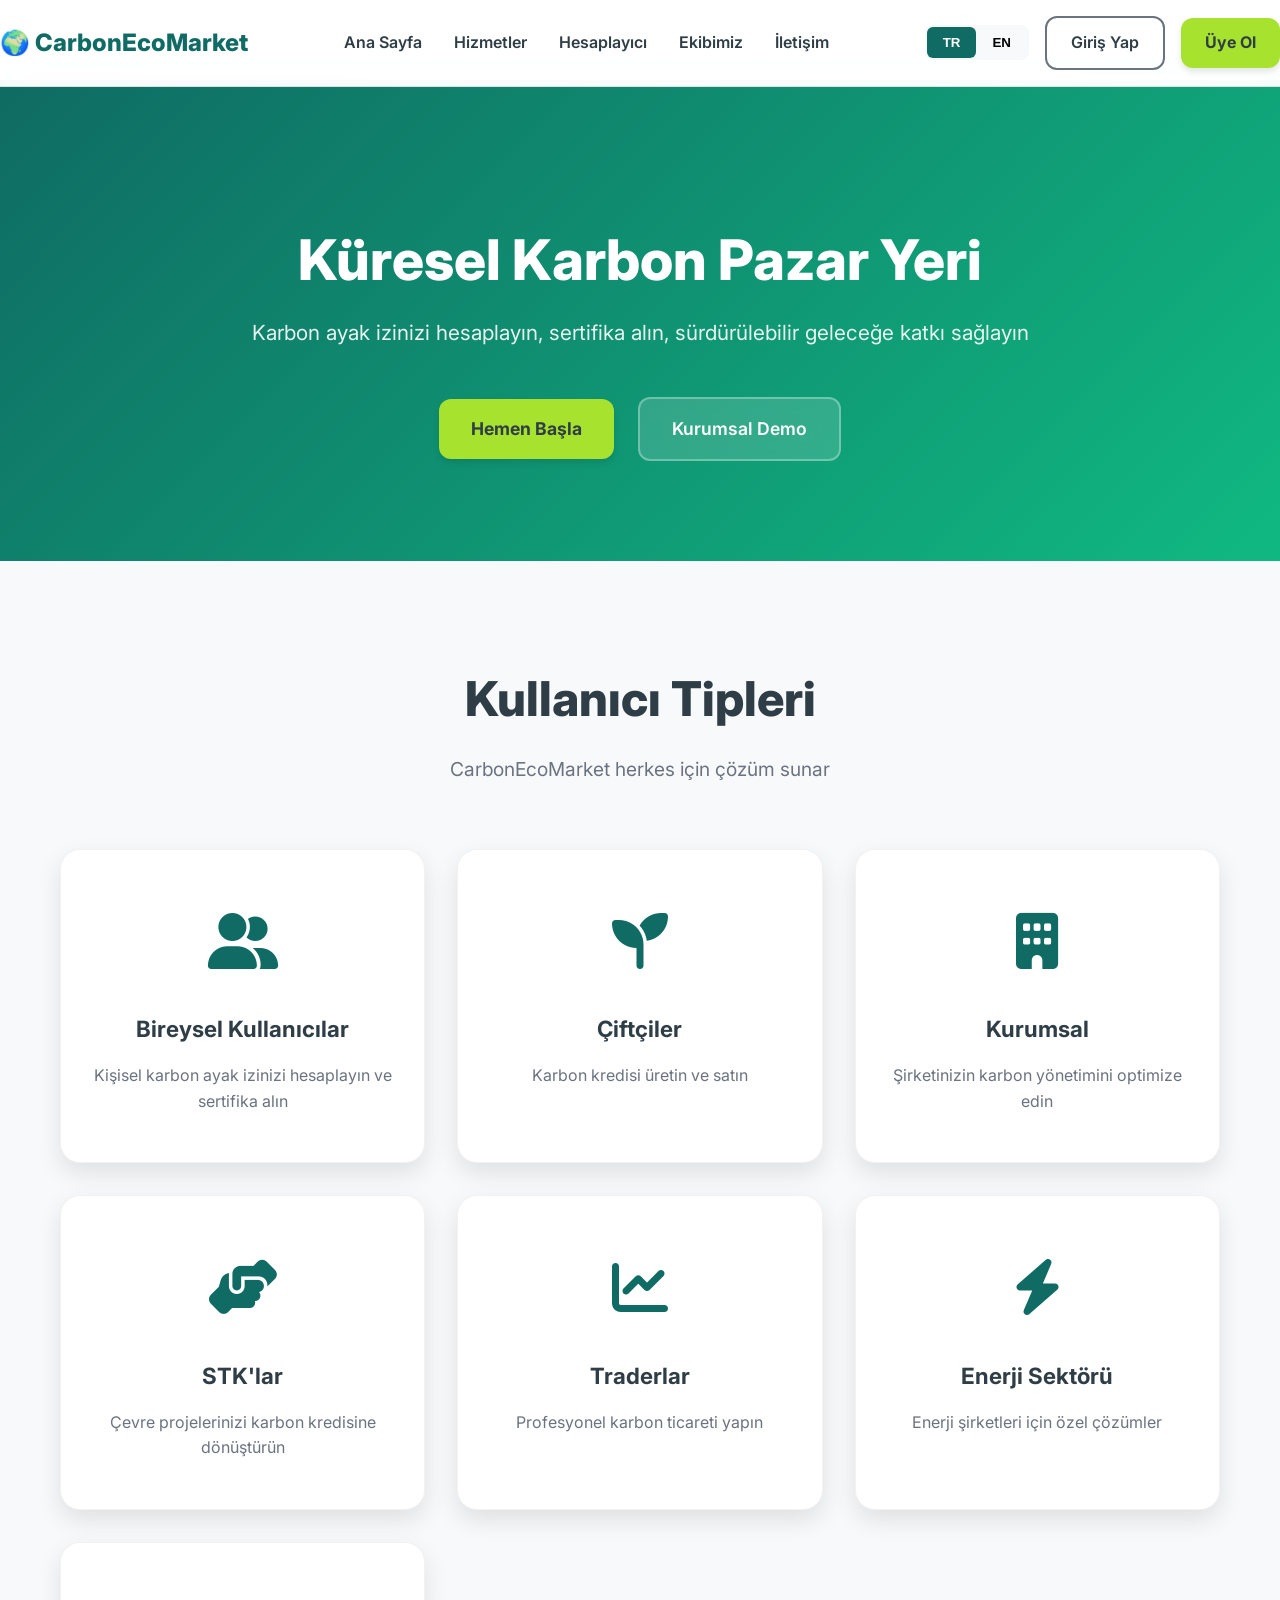
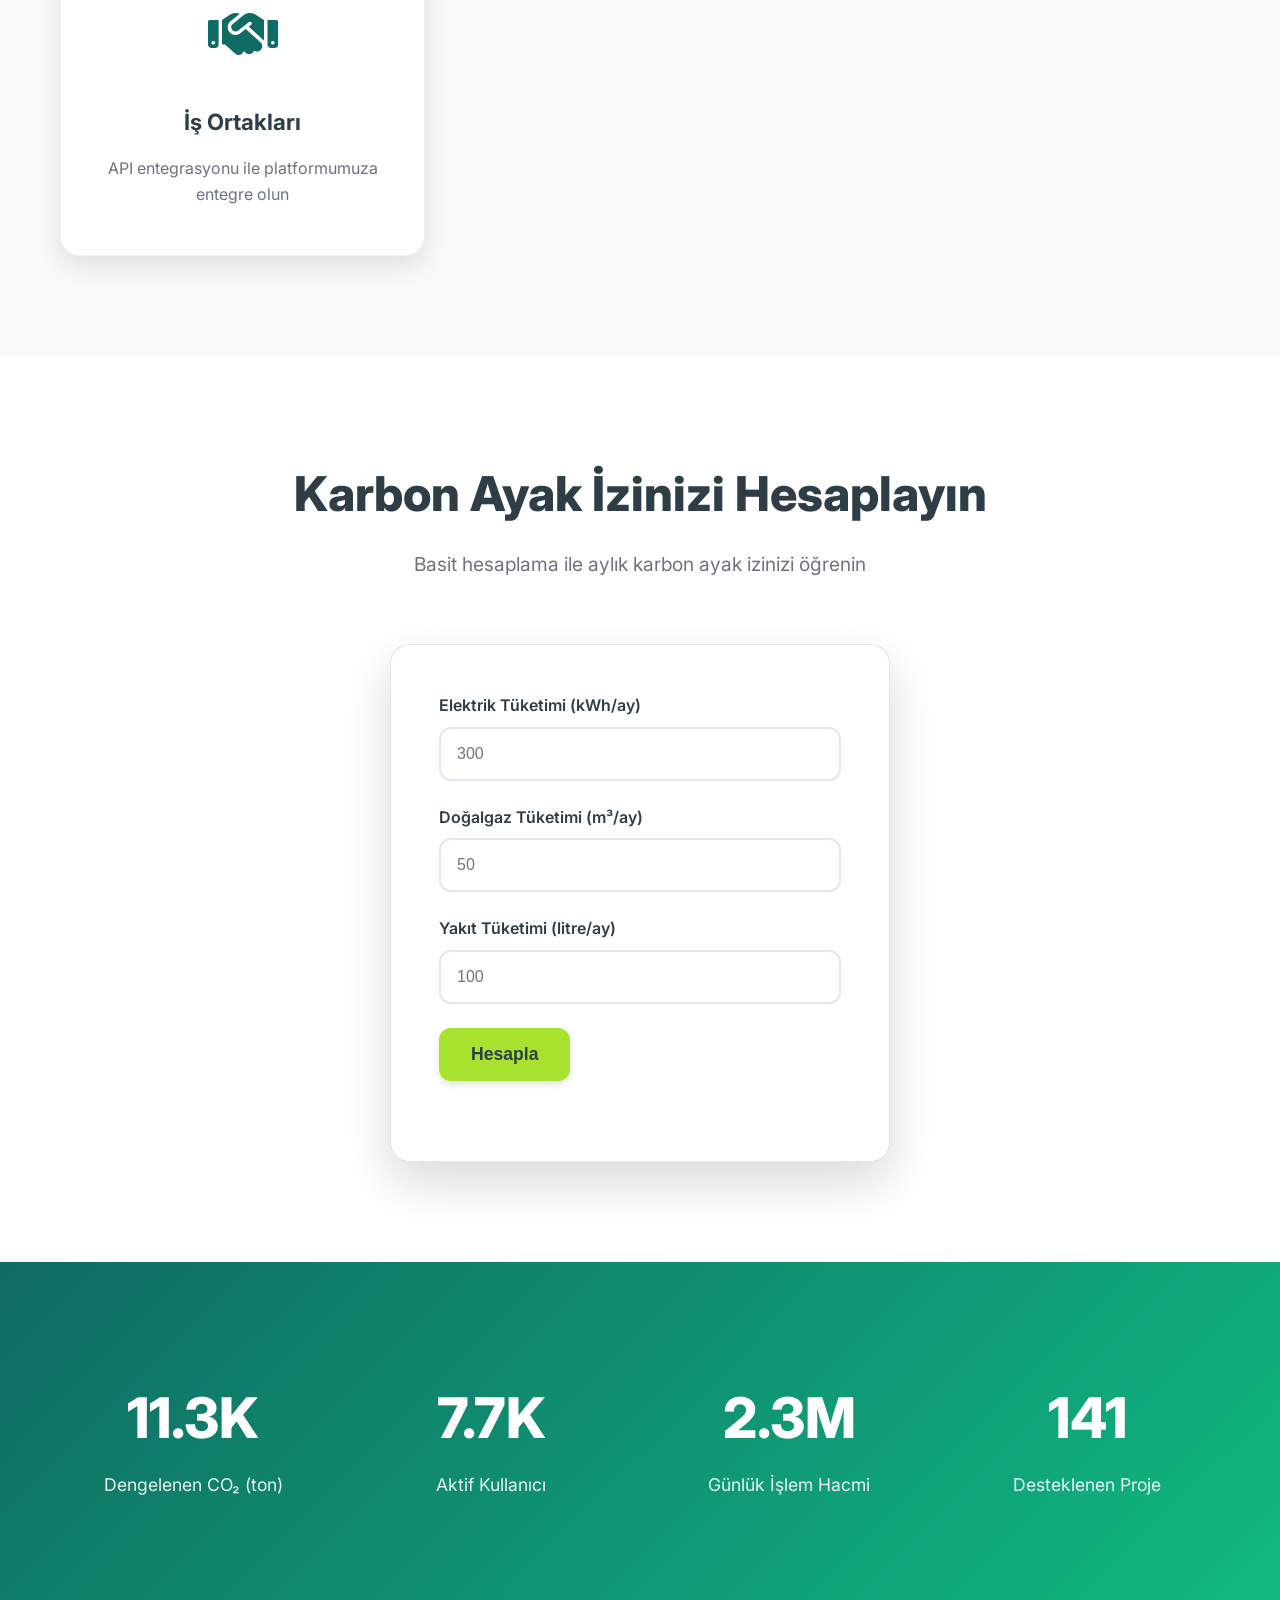
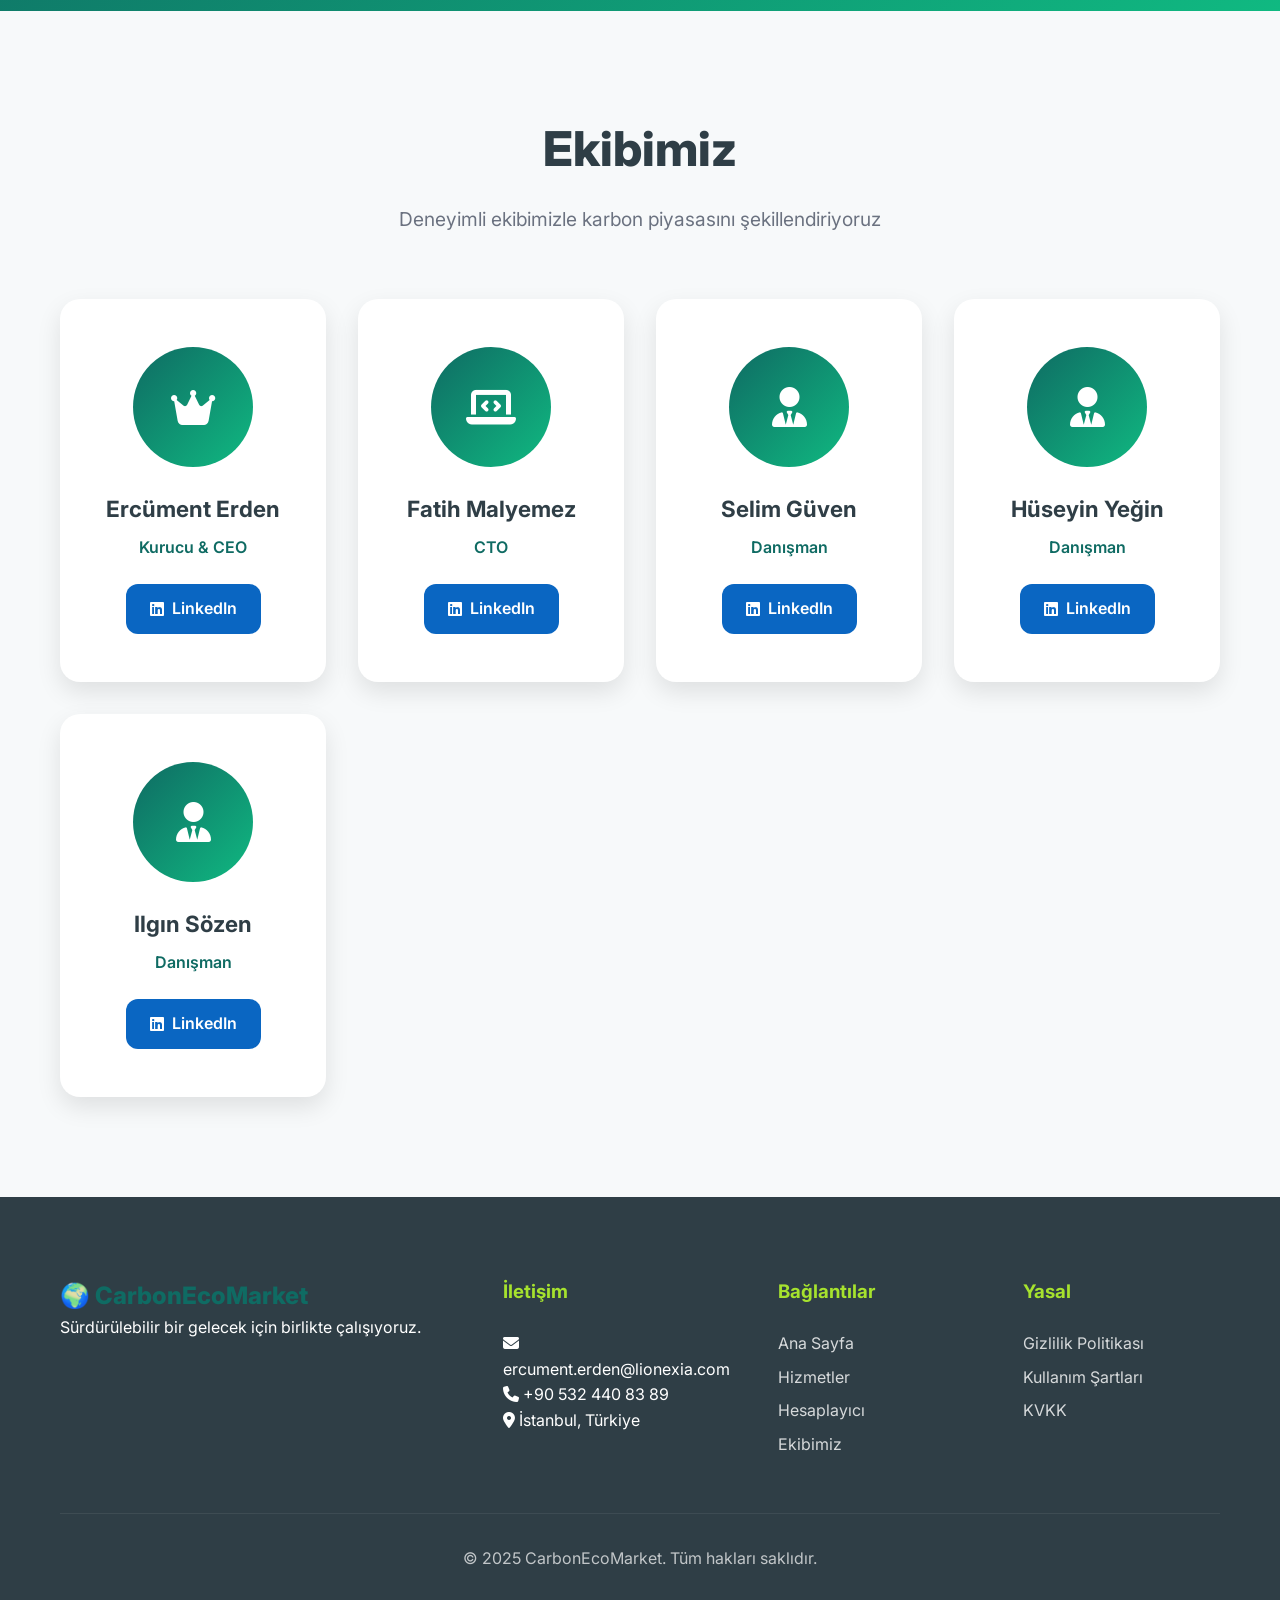
<file: index.html>
<!DOCTYPE html>
<html lang="tr">
<head>
    <meta charset="UTF-8">
    <meta name="viewport" content="width=device-width, initial-scale=1.0">
    <title>CarbonEcoMarket - Küresel Karbon Pazar Yeri</title>
    <link href="https://fonts.googleapis.com/css2?family=Inter:wght@300;400;500;600;700;800;900&display=swap" rel="stylesheet">
    <link rel="stylesheet" href="https://cdnjs.cloudflare.com/ajax/libs/font-awesome/6.4.0/css/all.min.css">
    <link rel="stylesheet" href="./css/style.css">
    <link rel="stylesheet" href="./css/responsive.css">
</head>
<body>
    <!-- Navigation -->
    <nav class="navbar">
        <div class="nav-container">
            <div class="logo">
                <span>🌍 CarbonEcoMarket</span>
            </div>
            <ul class="nav-menu">
                <li><a href="#home" data-i18n="nav.home">Ana Sayfa</a></li>
                <li><a href="#services" data-i18n="nav.services">Hizmetler</a></li>
                <li><a href="#calculator" data-i18n="nav.calculator">Hesaplayıcı</a></li>
                <li><a href="#team" data-i18n="nav.team">Ekibimiz</a></li>
                <li><a href="#contact" data-i18n="nav.contact">İletişim</a></li>
            </ul>
            <div class="nav-actions">
                <div class="language-switcher">
                    <button class="lang-btn active" data-lang="tr">TR</button>
                    <button class="lang-btn" data-lang="en">EN</button>
                </div>
                <a href="#" class="btn btn-login" data-i18n="nav.login">Giriş Yap</a>
                <a href="#" class="btn btn-primary" data-i18n="nav.signup">Üye Ol</a>
            </div>
        </div>
    </nav>

    <!-- Hero Section -->
    <section id="home" class="hero">
        <div class="container">
            <div class="hero-content">
                <h1 class="hero-title" data-i18n="hero.title">Küresel Karbon Pazar Yeri</h1>
                <p class="hero-subtitle" data-i18n="hero.subtitle">Karbon ayak izinizi hesaplayın, sertifika alın, sürdürülebilir geleceğe katkı sağlayın</p>
                <div class="hero-actions">
                    <a href="#calculator" class="btn btn-primary btn-large" data-i18n="hero.cta1">
                        <i class="fas fa-rocket"></i>
                        Hemen Başla
                    </a>
                    <a href="#contact" class="btn btn-secondary btn-large" data-i18n="hero.cta2">
                        <i class="fas fa-chart-line"></i>
                        Kurumsal Demo
                    </a>
                </div>
            </div>
        </div>
    </section>

    <!-- User Types -->
    <section id="services" class="user-types">
        <div class="container">
            <div class="section-header">
                <h2 data-i18n="services.title">Kullanıcı Tipleri</h2>
                <p data-i18n="services.subtitle">CarbonEcoMarket herkes için çözüm sunar</p>
            </div>
            <div class="user-grid">
                <div class="user-card">
                    <div class="user-icon">
                        <i class="fas fa-user-friends"></i>
                    </div>
                    <h3 data-i18n="services.individual.title">Bireysel Kullanıcılar</h3>
                    <p data-i18n="services.individual.desc">Kişisel karbon ayak izinizi hesaplayın ve sertifika alın</p>
                </div>
                <div class="user-card">
                    <div class="user-icon">
                        <i class="fas fa-seedling"></i>
                    </div>
                    <h3 data-i18n="services.farmers.title">Çiftçiler</h3>
                    <p data-i18n="services.farmers.desc">Karbon kredisi üretin ve satın</p>
                </div>
                <div class="user-card">
                    <div class="user-icon">
                        <i class="fas fa-building"></i>
                    </div>
                    <h3 data-i18n="services.corporate.title">Kurumsal</h3>
                    <p data-i18n="services.corporate.desc">Şirketinizin karbon yönetimini optimize edin</p>
                </div>
                <div class="user-card">
                    <div class="user-icon">
                        <i class="fas fa-hands-helping"></i>
                    </div>
                    <h3 data-i18n="services.ngo.title">STK'lar</h3>
                    <p data-i18n="services.ngo.desc">Çevre projelerinizi karbon kredisine dönüştürün</p>
                </div>
                <div class="user-card">
                    <div class="user-icon">
                        <i class="fas fa-chart-line"></i>
                    </div>
                    <h3 data-i18n="services.traders.title">Traderlar</h3>
                    <p data-i18n="services.traders.desc">Profesyonel karbon ticareti yapın</p>
                </div>
                <div class="user-card">
                    <div class="user-icon">
                        <i class="fas fa-bolt"></i>
                    </div>
                    <h3 data-i18n="services.energy.title">Enerji Sektörü</h3>
                    <p data-i18n="services.energy.desc">Enerji şirketleri için özel çözümler</p>
                </div>
                <div class="user-card">
                    <div class="user-icon">
                        <i class="fas fa-handshake"></i>
                    </div>
                    <h3 data-i18n="services.partners.title">İş Ortakları</h3>
                    <p data-i18n="services.partners.desc">API entegrasyonu ile platformumuza entegre olun</p>
                </div>
            </div>
        </div>
    </section>

    <!-- Calculator -->
    <section id="calculator" class="calculator">
        <div class="container">
            <div class="section-header">
                <h2 data-i18n="calculator.title">Karbon Ayak İzinizi Hesaplayın</h2>
                <p data-i18n="calculator.subtitle">Basit hesaplama ile aylık karbon ayak izinizi öğrenin</p>
            </div>
            <div class="calculator-widget">
                <div class="calc-form">
                    <div class="form-group">
                        <label for="electricity" data-i18n="calculator.electricity">Elektrik Tüketimi (kWh/ay)</label>
                        <input type="number" id="electricity" placeholder="300">
                    </div>
                    <div class="form-group">
                        <label for="gas" data-i18n="calculator.gas">Doğalgaz Tüketimi (m³/ay)</label>
                        <input type="number" id="gas" placeholder="50">
                    </div>
                    <div class="form-group">
                        <label for="fuel" data-i18n="calculator.fuel">Yakıt Tüketimi (litre/ay)</label>
                        <input type="number" id="fuel" placeholder="100">
                    </div>
                    <button class="btn btn-primary btn-large" id="calculate-btn" data-i18n="calculator.button">
                        <i class="fas fa-calculator"></i>
                        Hesapla
                    </button>
                </div>
                <div class="calc-result" id="calc-result"></div>
            </div>
        </div>
    </section>

    <!-- Statistics -->
    <section class="statistics">
        <div class="container">
            <div class="stats-grid">
                <div class="stat-item">
                    <div class="stat-number" data-target="12500">0</div>
                    <div class="stat-label" data-i18n="stats.co2">Dengelenen CO₂ (ton)</div>
                </div>
                <div class="stat-item">
                    <div class="stat-number" data-target="8500">0</div>
                    <div class="stat-label" data-i18n="stats.users">Aktif Kullanıcı</div>
                </div>
                <div class="stat-item">
                    <div class="stat-number" data-target="2500000">0</div>
                    <div class="stat-label" data-i18n="stats.volume">Günlük İşlem Hacmi</div>
                </div>
                <div class="stat-item">
                    <div class="stat-number" data-target="156">0</div>
                    <div class="stat-label" data-i18n="stats.projects">Desteklenen Proje</div>
                </div>
            </div>
        </div>
    </section>

    <!-- Team Section -->
    <section id="team" class="team">
        <div class="container">
            <div class="section-header">
                <h2 data-i18n="team.title">Ekibimiz</h2>
                <p data-i18n="team.subtitle">Deneyimli ekibimizle karbon piyasasını şekillendiriyoruz</p>
            </div>
            <div class="team-grid">
                <div class="team-card">
                    <div class="team-photo">
                        <i class="fas fa-crown"></i>
                    </div>
                    <h3>Ercüment Erden</h3>
                    <p class="team-role" data-i18n="team.ceo">Kurucu & CEO</p>
                    <a href="https://www.linkedin.com/in/erc%C3%BCment-erden/" class="linkedin-btn" target="_blank">
                        <i class="fab fa-linkedin"></i>
                        LinkedIn
                    </a>
                </div>
                <div class="team-card">
                    <div class="team-photo">
                        <i class="fas fa-laptop-code"></i>
                    </div>
                    <h3>Fatih Malyemez</h3>
                    <p class="team-role" data-i18n="team.cto">CTO</p>
                    <a href="https://www.linkedin.com/in/fatih-malyemez-86b98a245/" class="linkedin-btn" target="_blank">
                        <i class="fab fa-linkedin"></i>
                        LinkedIn
                    </a>
                </div>
                <div class="team-card">
                    <div class="team-photo">
                        <i class="fas fa-user-tie"></i>
                    </div>
                    <h3>Selim Güven</h3>
                    <p class="team-role" data-i18n="team.advisor">Danışman</p>
                    <a href="https://www.linkedin.com/in/selim-g%C3%BCven-a6b70717/" class="linkedin-btn" target="_blank">
                        <i class="fab fa-linkedin"></i>
                        LinkedIn
                    </a>
                </div>
                <div class="team-card">
                    <div class="team-photo">
                        <i class="fas fa-user-tie"></i>
                    </div>
                    <h3>Hüseyin Yeğin</h3>
                    <p class="team-role" data-i18n="team.advisor">Danışman</p>
                    <a href="https://www.linkedin.com/in/h%C3%BCseyin-ye%C4%9Fin-2b4290219/" class="linkedin-btn" target="_blank">
                        <i class="fab fa-linkedin"></i>
                        LinkedIn
                    </a>
                </div>
                <div class="team-card">
                    <div class="team-photo">
                        <i class="fas fa-user-tie"></i>
                    </div>
                    <h3>Ilgın Sözen</h3>
                    <p class="team-role" data-i18n="team.advisor">Danışman</p>
                    <a href="https://www.linkedin.com/in/ilg%C4%B1n-s%C3%B6zen-8b2a5963/" class="linkedin-btn" target="_blank">
                        <i class="fab fa-linkedin"></i>
                        LinkedIn
                    </a>
                </div>
            </div>
        </div>
    </section>

    <!-- Footer -->
    <footer id="contact">
        <div class="container">
            <div class="footer-content">
                <div class="footer-section">
                    <div class="logo">
                        <span>🌍 CarbonEcoMarket</span>
                    </div>
                    <p data-i18n="footer.tagline">Sürdürülebilir bir gelecek için birlikte çalışıyoruz.</p>
                </div>
                <div class="footer-section">
                    <h3 data-i18n="footer.contact">İletişim</h3>
                    <p><i class="fas fa-envelope"></i> ercument.erden@lionexia.com</p>
                    <p><i class="fas fa-phone"></i> +90 532 440 83 89</p>
                    <p><i class="fas fa-map-marker-alt"></i> <span data-i18n="footer.location">İstanbul, Türkiye</span></p>
                </div>
                <div class="footer-section">
                    <h3 data-i18n="footer.links">Bağlantılar</h3>
                    <ul>
                        <li><a href="#home" data-i18n="nav.home">Ana Sayfa</a></li>
                        <li><a href="#services" data-i18n="nav.services">Hizmetler</a></li>
                        <li><a href="#calculator" data-i18n="nav.calculator">Hesaplayıcı</a></li>
                        <li><a href="#team" data-i18n="nav.team">Ekibimiz</a></li>
                    </ul>
                </div>
                <div class="footer-section">
                    <h3 data-i18n="footer.legal">Yasal</h3>
                    <ul>
                        <li><a href="#" data-i18n="footer.privacy">Gizlilik Politikası</a></li>
                        <li><a href="#" data-i18n="footer.terms">Kullanım Şartları</a></li>
                        <li><a href="#" data-i18n="footer.kvkk">KVKK</a></li>
                    </ul>
                </div>
            </div>
            <div class="footer-bottom">
                <p data-i18n="footer.copyright">© 2025 CarbonEcoMarket. Tüm hakları saklıdır.</p>
            </div>
        </div>
    </footer>

    <script src="./js/language.js"></script>
    <script src="./js/calculator.js"></script>
    <script src="./js/main.js"></script>
</body>
</html>
</file>
<file: css/style.css>
:root {
    --trust-teal: #0F6B63;
    --action-lime: #A6E22E;
    --success-emerald: #10b981;
    --tech-blue: #3b82f6;
    --energy-amber: #f59e0b;
    --slate-dark: #2F3E46;
    --slate-medium: #6b7280;
    --cloud-light: #F7F9FA;
    --white: #ffffff;
    --linkedin-blue: #0A66C2;
    --linkedin-hover: #004182;
    --gradient-primary: linear-gradient(135deg, var(--trust-teal) 0%, var(--success-emerald) 100%);
    --gradient-secondary: linear-gradient(135deg, var(--action-lime) 0%, var(--energy-amber) 100%);
    --gradient-dark: linear-gradient(135deg, var(--slate-dark) 0%, #1a202c 100%);
    --shadow-sm: 0 2px 4px rgba(0,0,0,0.1);
    --shadow-md: 0 4px 6px rgba(0,0,0,0.1);
    --shadow-lg: 0 10px 25px rgba(0,0,0,0.1);
    --shadow-xl: 0 20px 50px rgba(0,0,0,0.15);
    --border-radius: 12px;
    --border-radius-lg: 20px;
}

* {
    margin: 0;
    padding: 0;
    box-sizing: border-box;
}

html {
    scroll-behavior: smooth;
}

body {
    font-family: 'Inter', sans-serif;
    line-height: 1.6;
    color: var(--slate-dark);
    background: var(--white);
    overflow-x: hidden;
}

.container {
    max-width: 1200px;
    margin: 0 auto;
    padding: 0 20px;
}

/* Navigation */
.navbar {
    position: fixed;
    top: 0;
    width: 100%;
    background: rgba(255, 255, 255, 0.95);
    backdrop-filter: blur(20px);
    border-bottom: 1px solid rgba(0,0,0,0.1);
    z-index: 1000;
    transition: all 0.3s ease;
}

.nav-container {
    display: flex;
    align-items: center;
    justify-content: space-between;
    padding: 1rem 0;
}

.logo {
    font-size: 1.5rem;
    font-weight: 800;
    color: var(--trust-teal);
}

.nav-menu {
    display: flex;
    list-style: none;
    gap: 2rem;
}

.nav-menu a {
    text-decoration: none;
    color: var(--slate-dark);
    font-weight: 600;
    transition: color 0.3s ease;
    position: relative;
}

.nav-menu a:hover {
    color: var(--trust-teal);
}

.nav-menu a::after {
    content: '';
    position: absolute;
    bottom: -5px;
    left: 0;
    width: 0;
    height: 2px;
    background: var(--gradient-primary);
    transition: width 0.3s ease;
}

.nav-menu a:hover::after {
    width: 100%;
}

.nav-actions {
    display: flex;
    align-items: center;
    gap: 1rem;
}

.language-switcher {
    display: flex;
    background: var(--cloud-light);
    border-radius: 8px;
    padding: 2px;
}

.lang-btn {
    background: none;
    border: none;
    padding: 0.5rem 1rem;
    border-radius: 6px;
    cursor: pointer;
    font-weight: 600;
    transition: all 0.3s ease;
}

.lang-btn.active {
    background: var(--trust-teal);
    color: var(--white);
}

.btn {
    display: inline-flex;
    align-items: center;
    gap: 0.5rem;
    padding: 0.75rem 1.5rem;
    border-radius: var(--border-radius);
    text-decoration: none;
    font-weight: 600;
    transition: all 0.3s ease;
    border: none;
    cursor: pointer;
}

.btn-login {
    background: transparent;
    color: var(--slate-dark);
    border: 2px solid var(--slate-medium);
}

.btn-login:hover {
    border-color: var(--trust-teal);
    color: var(--trust-teal);
}

/* BİRİNCİ BUTON - LİME YEŞİLİ */
.btn-primary {
    background: var(--action-lime);
    color: var(--slate-dark);
    box-shadow: var(--shadow-md);
    font-weight: 700;
}

.btn-primary:hover {
    background: var(--energy-amber);
    transform: translateY(-2px);
    box-shadow: var(--shadow-lg);
}

/* İKİNCİ BUTON - BEYAZ ŞEFFAF */
.btn-secondary {
    background: rgba(255, 255, 255, 0.15);
    color: var(--white);
    border: 2px solid rgba(255, 255, 255, 0.3);
    backdrop-filter: blur(10px);
}

.btn-secondary:hover {
    background: rgba(255, 255, 255, 0.25);
    transform: translateY(-2px);
}

.btn-large {
    padding: 1rem 2rem;
    font-size: 1.1rem;
}

/* Hero Section - TEAL GRADIENT */
.hero {
    background: var(--gradient-primary);
    color: var(--white);
    padding: 150px 0 100px;
    margin-top: 80px;
    text-align: center;
    position: relative;
    overflow: hidden;
}

.hero-content {
    max-width: 800px;
    margin: 0 auto;
    position: relative;
    z-index: 2;
}

.hero-title {
    font-size: 3.5rem;
    font-weight: 800;
    margin-bottom: 1.5rem;
    line-height: 1.1;
}

.hero-subtitle {
    font-size: 1.3rem;
    margin-bottom: 3rem;
    opacity: 0.9;
}

.hero-actions {
    display: flex;
    gap: 1.5rem;
    justify-content: center;
    align-items: center;
}

/* Section Headers */
.section-header {
    text-align: center;
    margin-bottom: 4rem;
}

.section-header h2 {
    font-size: 3rem;
    font-weight: 800;
    margin-bottom: 1rem;
    color: var(--slate-dark);
}

.section-header p {
    font-size: 1.2rem;
    color: var(--slate-medium);
    max-width: 600px;
    margin: 0 auto;
}

/* User Types - CLOUD LIGHT ARKAPLAN */
.user-types {
    padding: 100px 0;
    background: var(--cloud-light);
}

.user-grid {
    display: grid;
    grid-template-columns: repeat(auto-fit, minmax(300px, 1fr));
    gap: 2rem;
}

.user-card {
    background: var(--white);
    padding: 3rem 2rem;
    border-radius: var(--border-radius-lg);
    text-align: center;
    box-shadow: var(--shadow-lg);
    transition: all 0.3s ease;
    border: 1px solid rgba(0,0,0,0.05);
}

.user-card:hover {
    transform: translateY(-10px);
    box-shadow: var(--shadow-xl);
}

.user-icon {
    font-size: 3.5rem;
    margin-bottom: 1.5rem;
    color: var(--trust-teal);
}

.user-card h3 {
    font-size: 1.4rem;
    margin-bottom: 1rem;
    color: var(--slate-dark);
}

.user-card p {
    color: var(--slate-medium);
    line-height: 1.6;
}

/* Calculator - WHITE ARKAPLAN */
.calculator {
    padding: 100px 0;
    background: var(--white);
}

.calculator-widget {
    max-width: 500px;
    margin: 0 auto;
    background: var(--white);
    padding: 3rem;
    border-radius: var(--border-radius-lg);
    box-shadow: var(--shadow-xl);
    border: 1px solid rgba(0,0,0,0.1);
}

.calc-form {
    margin-bottom: 2rem;
}

.form-group {
    margin-bottom: 1.5rem;
}

.form-group label {
    display: block;
    margin-bottom: 0.5rem;
    font-weight: 600;
    color: var(--slate-dark);
}

.form-group input {
    width: 100%;
    padding: 1rem;
    border: 2px solid #e2e8f0;
    border-radius: var(--border-radius);
    font-size: 1rem;
    transition: border-color 0.3s ease;
}

.form-group input:focus {
    outline: none;
    border-color: var(--trust-teal);
}

.calc-result {
    padding: 2rem;
    background: var(--gradient-primary);
    color: var(--white);
    border-radius: var(--border-radius);
    text-align: center;
    display: none;
}

.calc-result.show {
    display: block;
    animation: fadeIn 0.5s ease;
}

@keyframes fadeIn {
    from { opacity: 0; transform: translateY(10px); }
    to { opacity: 1; transform: translateY(0); }
}

/* Statistics - TEAL GRADIENT */
.statistics {
    padding: 80px 0;
    background: var(--gradient-primary);
    color: var(--white);
}

.stats-grid {
    display: grid;
    grid-template-columns: repeat(4, 1fr);
    gap: 2rem;
    text-align: center;
}

.stat-item {
    padding: 2rem;
}

.stat-number {
    font-size: 3.5rem;
    font-weight: 800;
    margin-bottom: 0.5rem;
    color: var(--white);
}

.stat-label {
    font-size: 1.1rem;
    opacity: 0.9;
}

/* Team Section - CLOUD LIGHT ARKAPLAN */
.team {
    padding: 100px 0;
    background: var(--cloud-light);
}

.team-grid {
    display: grid;
    grid-template-columns: repeat(auto-fit, minmax(250px, 1fr));
    gap: 2rem;
}

.team-card {
    background: var(--white);
    padding: 3rem 2rem;
    border-radius: var(--border-radius-lg);
    text-align: center;
    box-shadow: var(--shadow-lg);
    transition: all 0.3s ease;
}

.team-card:hover {
    transform: translateY(-5px);
    box-shadow: var(--shadow-xl);
}

.team-photo {
    width: 120px;
    height: 120px;
    border-radius: 50%;
    background: var(--gradient-primary);
    margin: 0 auto 1.5rem;
    display: flex;
    align-items: center;
    justify-content: center;
    color: var(--white);
    font-size: 2.5rem;
}

.team-card h3 {
    font-size: 1.4rem;
    margin-bottom: 0.5rem;
    color: var(--slate-dark);
}

.team-role {
    color: var(--trust-teal);
    font-weight: 600;
    margin-bottom: 1.5rem;
}

/* LINKEDIN BUTONU - ORJİNAL LİNKEDİN MAVİSİ */
.linkedin-btn {
    display: inline-flex;
    align-items: center;
    gap: 0.5rem;
    padding: 0.75rem 1.5rem;
    background: var(--linkedin-blue);
    color: var(--white);
    text-decoration: none;
    border-radius: var(--border-radius);
    transition: all 0.3s ease;
    font-weight: 600;
}

.linkedin-btn:hover {
    background: var(--linkedin-hover);
    transform: translateY(-2px);
    box-shadow: var(--shadow-md);
}

/* Footer - SLATE DARK ARKAPLAN */
footer {
    background: var(--slate-dark);
    color: var(--white);
    padding: 80px 0 0;
}

.footer-content {
    display: grid;
    grid-template-columns: 2fr 1fr 1fr 1fr;
    gap: 3rem;
    margin-bottom: 3rem;
}

.footer-section h3 {
    margin-bottom: 1.5rem;
    color: var(--action-lime);
}

.footer-section ul {
    list-style: none;
}

.footer-section li {
    margin-bottom: 0.5rem;
}

.footer-section a {
    color: var(--white);
    text-decoration: none;
    opacity: 0.8;
    transition: opacity 0.3s ease;
}

.footer-section a:hover {
    opacity: 1;
}

.footer-bottom {
    border-top: 1px solid rgba(255,255,255,0.1);
    padding: 2rem 0;
    text-align: center;
    opacity: 0.7;
}

/* Responsive */
@media (max-width: 768px) {
    .nav-menu {
        display: none;
    }
    
    .hero-title {
        font-size: 2.5rem;
    }
    
    .hero-subtitle {
        font-size: 1.2rem;
    }
    
    .hero-actions {
        flex-direction: column;
    }
    
    .section-header h2 {
        font-size: 2rem;
    }
    
    .user-grid,
    .team-grid {
        grid-template-columns: 1fr;
    }
    
    .stats-grid {
        grid-template-columns: repeat(2, 1fr);
    }
    
    .footer-content {
        grid-template-columns: 1fr;
    }
}
</file>
<file: css/responsive.css>
@media (max-width: 1024px) {
    .hero-title {
        font-size: 3rem;
    }
    
    .section-header h2 {
        font-size: 2.5rem;
    }
    
    .stats-grid {
        grid-template-columns: repeat(2, 1fr);
    }
    
    .footer-content {
        grid-template-columns: 1fr 1fr;
        gap: 2rem;
    }
}

@media (max-width: 768px) {
    .nav-menu {
        display: none;
    }
    
    .hero-title {
        font-size: 2.5rem;
    }
    
    .hero-subtitle {
        font-size: 1.2rem;
    }
    
    .hero-actions {
        flex-direction: column;
    }
    
    .section-header h2 {
        font-size: 2rem;
    }
    
    .user-grid,
    .team-grid {
        grid-template-columns: 1fr;
    }
    
    .stats-grid {
        grid-template-columns: 1fr;
    }
    
    .footer-content {
        grid-template-columns: 1fr;
    }
}

@media (max-width: 480px) {
    .container {
        padding: 0 15px;
    }
    
    .hero-title {
        font-size: 2rem;
    }
    
    .calculator-widget {
        padding: 2rem;
    }
    
    .btn-large {
        padding: 0.875rem 1.5rem;
        font-size: 1rem;
    }
}
</file>
